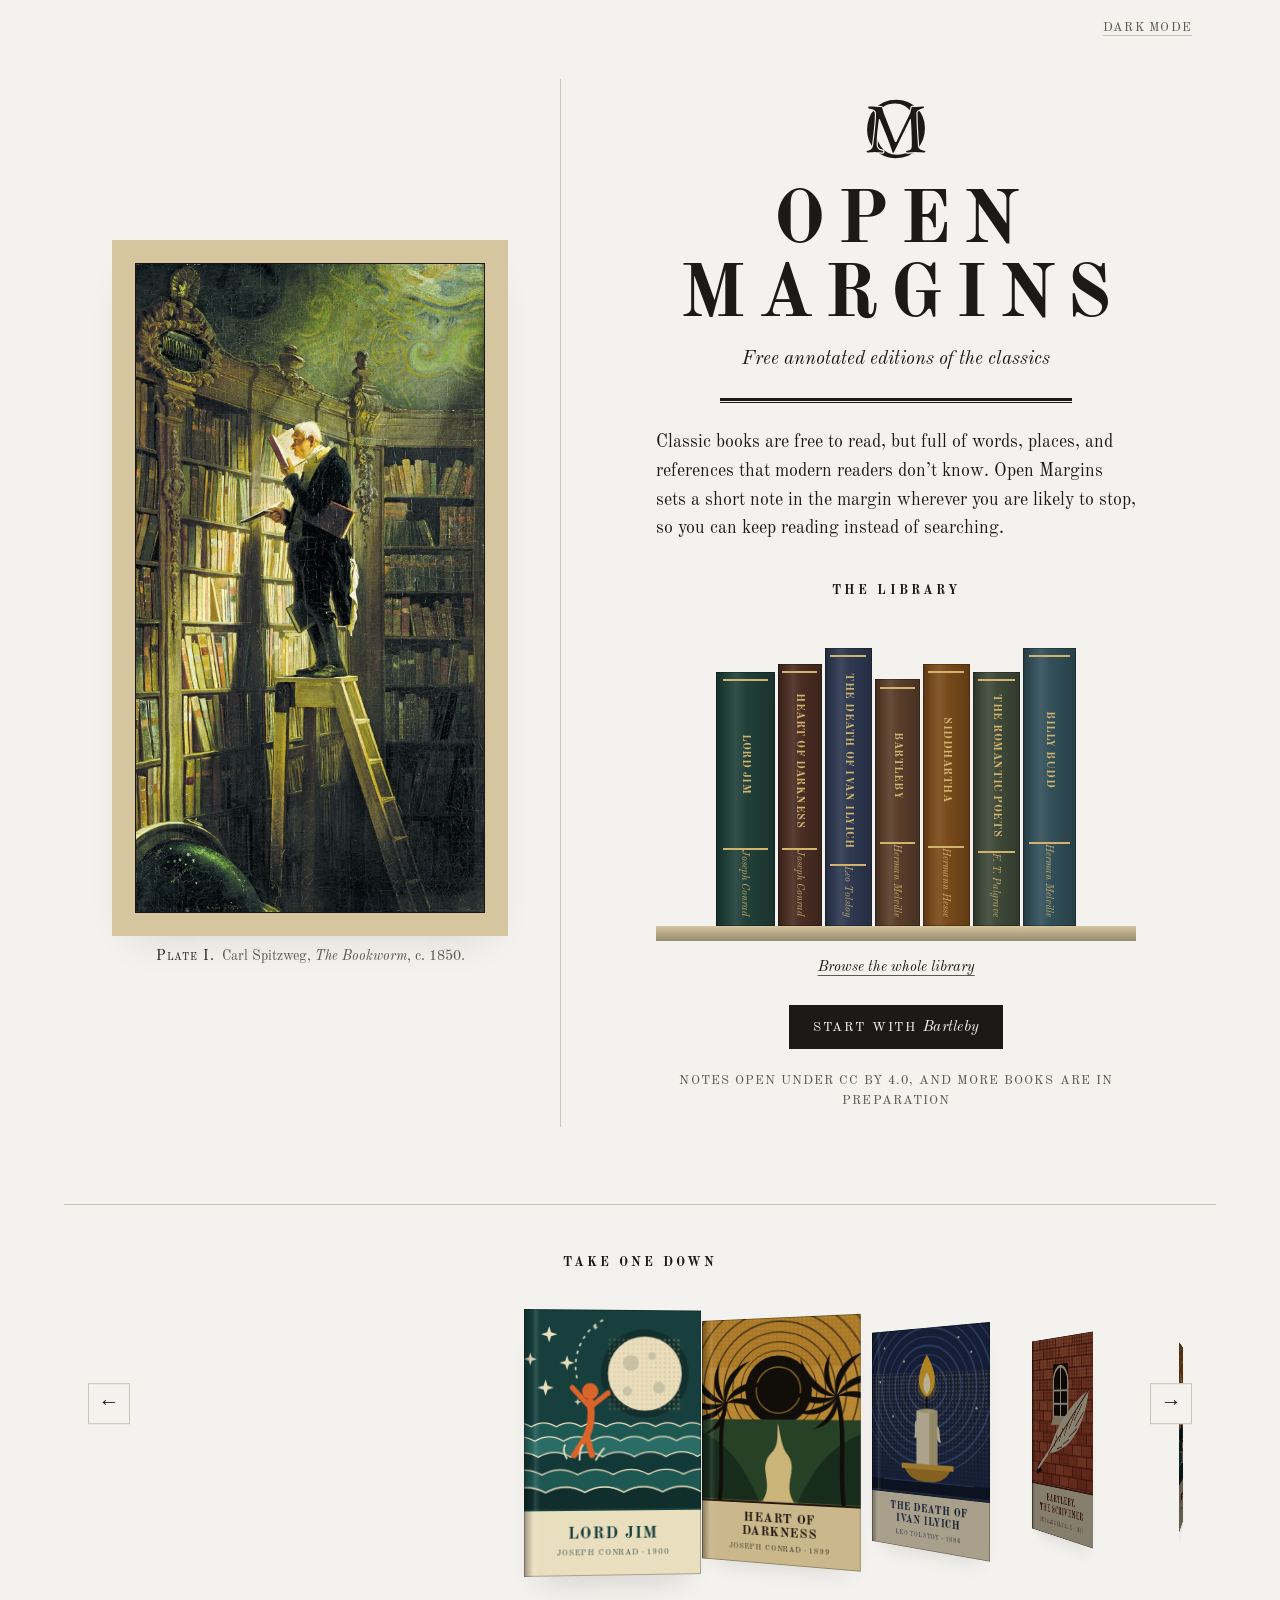
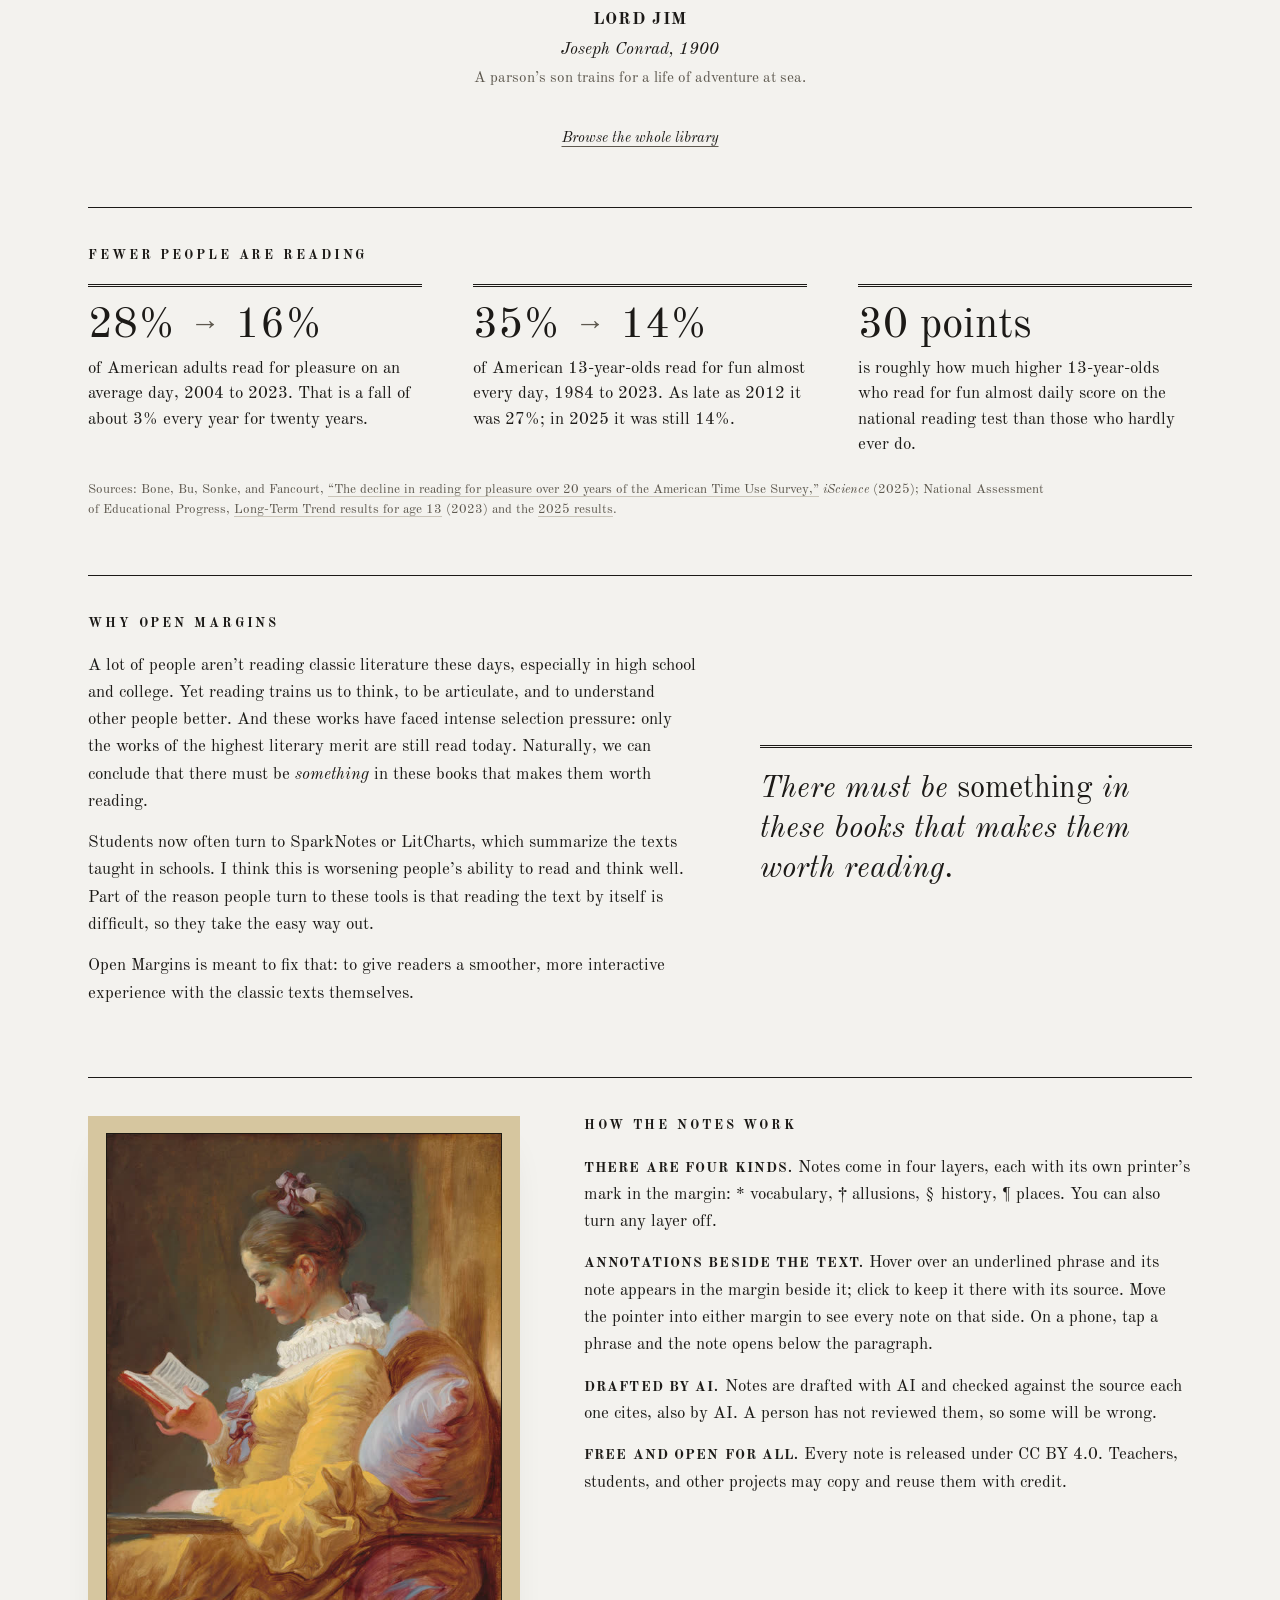
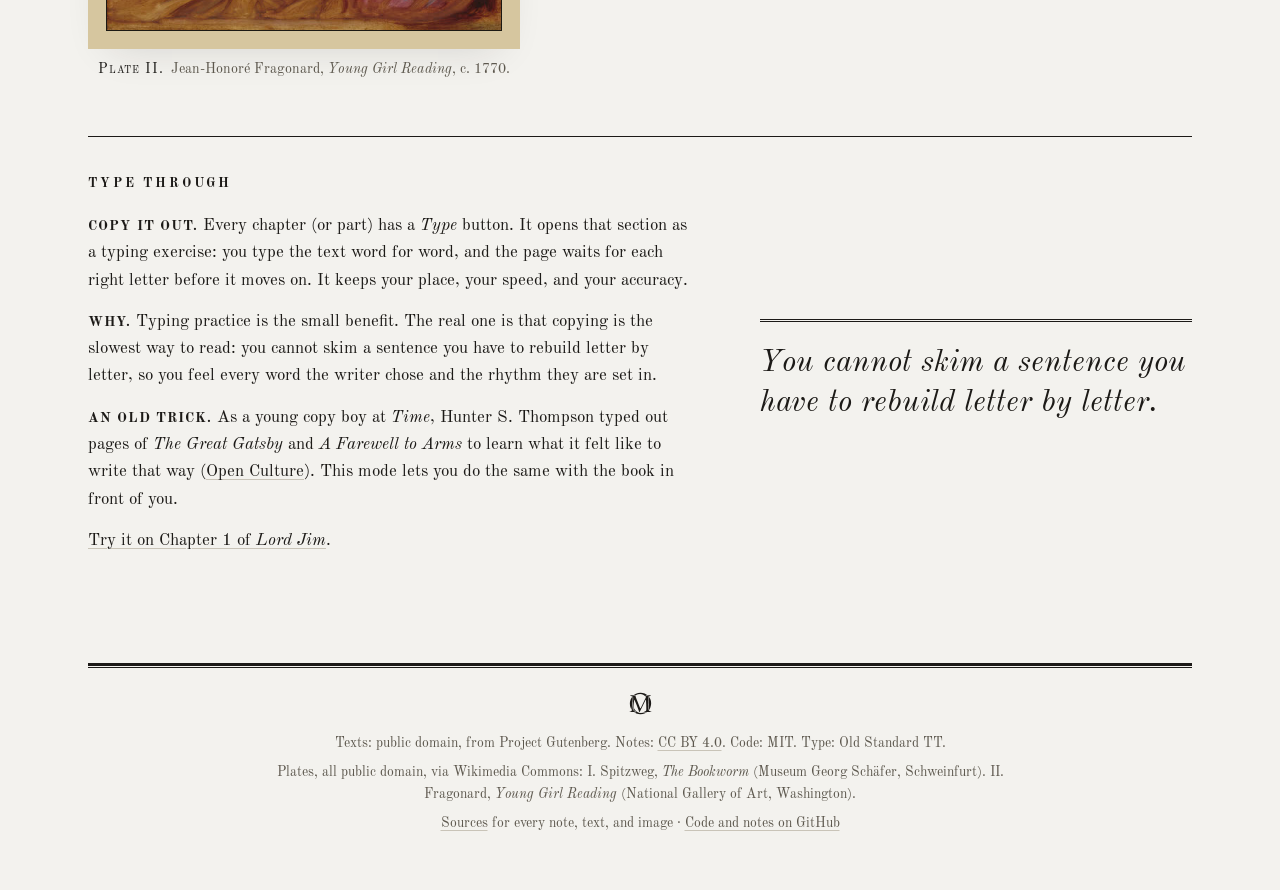
<file: site/index.html>
<!doctype html>
<html lang="en">
<head>
<meta charset="utf-8">
<meta name="viewport" content="width=device-width, initial-scale=1">
<title>Open Margins: free annotated classics</title>
<meta name="description" content="Free, open annotated editions of classic books, with notes on every hard word, place, and reference.">
<link rel="icon" href="brand/favicon.svg" type="image/svg+xml">
<link rel="icon" href="brand/favicon-32.png" sizes="32x32" type="image/png">
<link rel="apple-touch-icon" href="brand/apple-touch-icon.png">
<script src="prefs.js?v=dev"></script>
<script src="books.js?v=dev"></script>
<script src="covers.js?v=dev"></script>
<script src="library.js?v=dev" defer></script>
<link rel="stylesheet" href="style.css?v=dev">
</head>
<body class="home">
<div class="home-top"><button type="button" class="text-button" data-theme-toggle aria-label="Toggle dark mode">Dark mode</button></div>

<main>
  <div class="home-spread">
    <figure class="plate plate-front">
      <div class="plate-mount">
        <img src="art/bookworm-520.jpg" srcset="art/bookworm-520.jpg 520w, art/bookworm-1000.jpg 1000w"
             sizes="(max-width: 860px) 70vw, 34vw" width="520" height="968"
             alt="An old scholar in a black coat stands at the top of a library ladder, reading a book held close to his face, with more books under his arm, among tall shelves of old volumes.">
      </div>
      <figcaption><span class="plate-no">Plate I.</span> Carl Spitzweg, <em>The Bookworm</em>, c. 1850.</figcaption>
    </figure>

    <div class="title-page">
      <span class="logo logo-title" aria-hidden="true"></span>
      <h1 class="wordmark">Open Margins</h1>
      <p class="subtitle">Free annotated editions of the classics</p>
      <div class="rule-double" aria-hidden="true"></div>
      <p class="lede">Classic books are free to read, but full of words, places, and references that modern readers don’t know. Open Margins sets a short note in the margin wherever you are likely to stop, so you can keep reading instead of searching.</p>

      <h2 class="contents-head">The Library</h2>
      <ul class="shelf" id="shelf" aria-label="Books on the shelf"></ul>
      <noscript><p><a href="library.html">Browse the library</a></p></noscript>
      <div class="shelf-board" aria-hidden="true"></div>
      <p class="shelf-links"><a href="library.html">Browse the whole library</a></p>
      <a class="primary-action" id="primary-action" href="book.html?book=bartleby">Start with <em>Bartleby</em></a>
      <p class="imprint">Notes open under CC BY 4.0, and more books are in preparation</p>
    </div>
  </div>

  <section class="flow" id="flow" aria-label="Browse the library">
    <h2 class="flow-head">Take one down</h2>
    <div class="flow-stage">
      <button type="button" class="flow-arrow flow-prev" aria-label="Previous book">&#8592;</button>
      <ul class="flow-track" tabindex="0" aria-label="Books. Use the left and right arrow keys."></ul>
      <button type="button" class="flow-arrow flow-next" aria-label="Next book">&#8594;</button>
    </div>
    <div class="flow-caption" aria-live="polite"></div>
    <p class="shelf-links"><a href="library.html">Browse the whole library</a></p>
  </section>

  <section class="folio folio-figures">
    <h2>Fewer people are reading</h2>
    <div class="figures">
      <div class="figure">
        <p class="figure-num">28% <span class="arrow" aria-label="fell to">→</span> 16%</p>
        <p class="figure-what">of American adults read for pleasure on an average day, 2004 to 2023. That is a fall of about 3% every year for twenty years.</p>
      </div>
      <div class="figure">
        <p class="figure-num">35% <span class="arrow" aria-label="fell to">→</span> 14%</p>
        <p class="figure-what">of American 13-year-olds read for fun almost every day, 1984 to 2023. As late as 2012 it was 27%; in 2025 it was still 14%.</p>
      </div>
      <div class="figure">
        <p class="figure-num">30 points</p>
        <p class="figure-what">is roughly how much higher 13-year-olds who read for fun almost daily score on the national reading test than those who hardly ever do.</p>
      </div>
    </div>
    <p class="figures-source">Sources: Bone, Bu, Sonke, and Fancourt, <a href="https://www.ucl.ac.uk/news/2025/aug/proportion-americans-reading-pleasure-fell-40-over-20-years">“The decline in reading for pleasure over 20 years of the American Time Use Survey,”</a> <em>iScience</em> (2025); National Assessment of Educational Progress, <a href="https://www.nationsreportcard.gov/highlights/ltt/2023/">Long-Term Trend results for age 13</a> (2023) and the <a href="https://www.nagb.gov/news-and-events/news-releases/2026/naep-long-term-trend-assessments-show-different-trends-for-9-and-13-year-olds.html">2025 results</a>.</p>
  </section>

  <section class="folio folio-why">
    <h2>Why Open Margins</h2>
    <div class="folio-body">
      <p>A lot of people aren’t reading classic literature these days, especially in high school and college. Yet reading trains us to think, to be articulate, and to understand other people better. And these works have faced intense selection pressure: only the works of the highest literary merit are still read today. Naturally, we can conclude that there must be <em>something</em> in these books that makes them worth reading.</p>
      <p>Students now often turn to SparkNotes or LitCharts, which summarize the texts taught in schools. I think this is worsening people’s ability to read and think well. Part of the reason people turn to these tools is that reading the text by itself is difficult, so they take the easy way out.</p>
      <p>Open Margins is meant to fix that: to give readers a smoother, more interactive experience with the classic texts themselves.</p>
    </div>
    <blockquote class="folio-quote">
      <p>There must be <em>something</em> in these books that makes them worth reading.</p>
    </blockquote>
  </section>

  <section class="folio folio-alt">
    <h2>How the notes work</h2>
    <figure class="plate folio-plate">
      <div class="plate-mount">
        <img src="art/fragonard-560.jpg" srcset="art/fragonard-560.jpg 560w, art/fragonard-1100.jpg 1100w"
             sizes="(max-width: 760px) 80vw, 27rem" width="560" height="704" loading="lazy"
             alt="A young woman in a bright yellow dress sits in profile against a cushion, absorbed in a small book held in one hand.">
      </div>
      <figcaption><span class="plate-no">Plate II.</span> Jean-Honoré Fragonard, <em>Young Girl Reading</em>, c. 1770.</figcaption>
    </figure>
    <div class="folio-body">
      <p><span class="runin">There are four kinds.</span>Notes come in four layers, each with its own printer’s mark in the margin: * vocabulary, † allusions, § history, ¶ places. You can also turn any layer off.</p>
      <p><span class="runin">Annotations beside the text.</span>Hover over an underlined phrase and its note appears in the margin beside it; click to keep it there with its source. Move the pointer into either margin to see every note on that side. On a phone, tap a phrase and the note opens below the paragraph.</p>
      <p><span class="runin">Drafted by AI.</span>Notes are drafted with AI and checked against the source each one cites, also by AI. A person has not reviewed them, so some will be wrong.</p>
      <p><span class="runin">Free and open for all.</span>Every note is released under CC BY 4.0. Teachers, students, and other projects may copy and reuse them with credit.</p>
    </div>
  </section>

  <section class="folio" id="type-through">
    <h2>Type through</h2>
    <div class="folio-body">
      <p><span class="runin">Copy it out.</span>Every chapter (or part) has a <em>Type</em> button. It opens that section as a typing exercise: you type the text word for word, and the page waits for each right letter before it moves on. It keeps your place, your speed, and your accuracy.</p>
      <p><span class="runin">Why.</span>Typing practice is the small benefit. The real one is that copying is the slowest way to read: you cannot skim a sentence you have to rebuild letter by letter, so you feel every word the writer chose and the rhythm they are set in.</p>
      <p><span class="runin">An old trick.</span>As a young copy boy at <em>Time</em>, Hunter S. Thompson typed out pages of <em>The Great Gatsby</em> and <em>A Farewell to Arms</em> to learn what it felt like to write that way (<a href="https://www.openculture.com/2017/06/hunter-s-thompson-typed-out-the-great-gatsby-farewell-to-arms.html">Open Culture</a>). This mode lets you do the same with the book in front of you.</p>
      <p><a href="type.html?book=lord-jim&amp;ch=1">Try it on Chapter 1 of <em>Lord Jim</em></a>.</p>
    </div>
    <blockquote class="folio-quote">
      <p>You cannot skim a sentence you have to rebuild letter by letter.</p>
    </blockquote>
  </section>

  <footer class="colophon">
    <div class="rule-double" aria-hidden="true"></div>
    <span class="logo" aria-hidden="true"></span>
    <p>Texts: public domain, from Project Gutenberg. Notes: <a href="https://creativecommons.org/licenses/by/4.0/">CC BY 4.0</a>. Code: MIT. Type: Old Standard TT.</p>
    <p>Plates, all public domain, via Wikimedia Commons: I. Spitzweg, <em>The Bookworm</em> (Museum Georg Schäfer, Schweinfurt). II. Fragonard, <em>Young Girl Reading</em> (National Gallery of Art, Washington).</p>
    <p><a href="sources.html">Sources</a> for every note, text, and image · <a href="https://github.com/samcao920/scholia">Code and notes on GitHub</a></p>
  </footer>
</main>
<script>
document.addEventListener('DOMContentLoaded', function () {
  OMLIB.renderShelf(document.getElementById('shelf'));
  OMLIB.renderFlow(document.getElementById('flow'));
  var l = OMLIB.lastRead(), a = document.getElementById('primary-action');
  if (l) {
    var b = window.OMBOOKS[l.book];
    a.href = 'chapter.html?book=' + l.book + '&ch=' + l.ch;
    a.innerHTML = 'Continue <em>' + b.title + '</em>, ' + b.unit.toLowerCase() + ' ' + l.ch;
  }
});
</script>
</body>
</html>
</file>
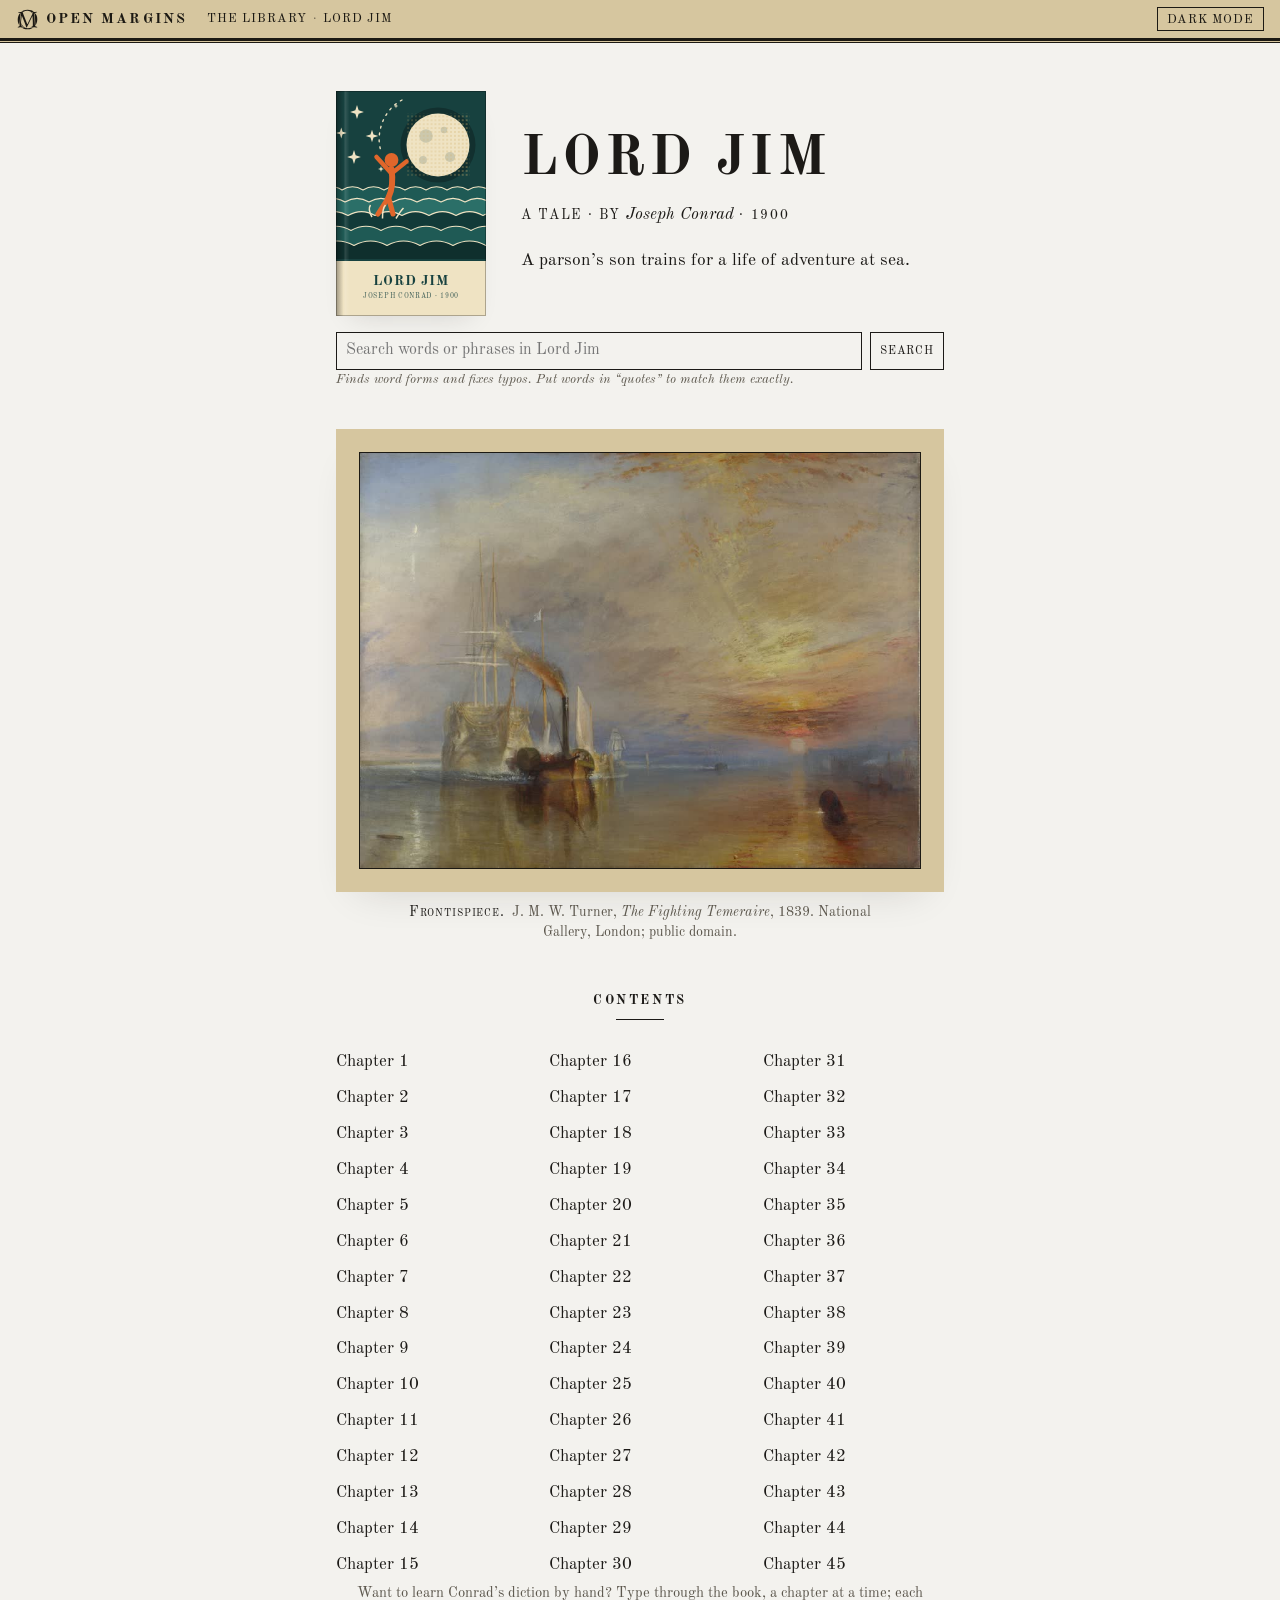
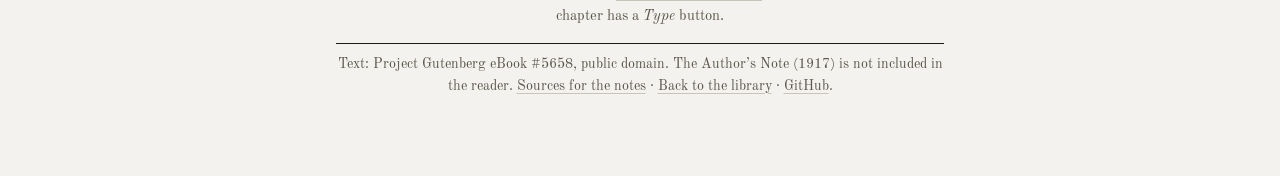
<file: site/book.html>
<!doctype html>
<html lang="en">
<head>
<meta charset="utf-8">
<meta name="viewport" content="width=device-width, initial-scale=1">
<title>Book · Open Margins</title>
<link rel="icon" href="brand/favicon.svg" type="image/svg+xml">
<link rel="icon" href="brand/favicon-32.png" sizes="32x32" type="image/png">
<link rel="apple-touch-icon" href="brand/apple-touch-icon.png">
<script src="prefs.js?v=dev"></script>
<script src="books.js?v=dev"></script>
<script src="covers.js?v=dev"></script>
<script src="library.js?v=dev"></script>
<link rel="stylesheet" href="style.css?v=dev">
</head>
<body class="book-page">
<header class="bar" role="banner">
  <div class="bar-inner">
    <a class="bar-title" href="index.html"><span class="logo" aria-hidden="true"></span>Open Margins</a>
    <nav class="running" aria-label="Breadcrumb"><a href="library.html">The Library</a><span class="sep" aria-hidden="true">·</span><span id="crumb-book" aria-current="page">Book</span></nav>
    <span class="bar-spacer"></span>
    <button type="button" class="bar-button" data-theme-toggle aria-label="Toggle dark mode">Dark mode</button>
  </div>
  <div class="rule-double"></div>
</header>
<main class="page">
  <header class="title-block with-cover">
    <div class="cover" id="cover" aria-hidden="true"></div>
    <div>
      <h1 id="book-title">Book</h1>
      <p class="by" id="book-by"></p>
      <p class="blurb" id="book-blurb"></p>
    </div>
  </header>

  <h2 class="sr-only">Search</h2>
  <div id="book-search"></div>

  <figure class="plate book-frontispiece" id="frontispiece-lord-jim" hidden>
    <div class="plate-mount">
      <img src="art/temeraire-900.jpg" srcset="art/temeraire-900.jpg 900w, art/temeraire-1800.jpg 1800w"
           sizes="(max-width: 700px) 90vw, 36rem" width="900" height="669" loading="lazy"
           alt="At sunset an old wooden warship, pale and ghostly, is towed up a calm river by a small dark steam tug with a tall smoking funnel.">
    </div>
    <figcaption><span class="plate-no">Frontispiece.</span> J. M. W. Turner, <em>The Fighting Temeraire</em>, 1839. National Gallery, London; public domain.</figcaption>
  </figure>

  <figure class="plate book-frontispiece" id="frontispiece-heart-of-darkness" hidden>
    <div class="plate-mount">
      <img src="art/charon-900.jpg" srcset="art/charon-900.jpg 900w, art/charon-1800.jpg 1800w"
           sizes="(max-width: 700px) 90vw, 36rem" width="900" height="737" loading="lazy"
           alt="A crowd of naked, huddled figures is driven onto a boat by a man with a raised oar, to cross a dark river beneath black cliffs.">
    </div>
    <figcaption><span class="plate-no">Frontispiece.</span> Gustave Doré, <em>Charon Herds the Sinners onto His Boat</em>, illustration for Dante’s <em>Inferno</em>, Canto III, 1861 (engraving). Public domain.</figcaption>
  </figure>

  <figure class="plate book-frontispiece" id="frontispiece-ivan-ilyich" hidden>
    <div class="plate-mount" style="max-width: 24rem; margin-left: auto; margin-right: auto;">
      <img src="art/kramskoi-620.jpg" width="620" height="1022" loading="lazy"
           alt="A widow in a long black dress stands in a dim drawing-room, pressing a handkerchief to her mouth, beside a coffin heaped with flowers.">
    </div>
    <figcaption><span class="plate-no">Frontispiece.</span> Ivan Kramskoi, <em>Inconsolable Grief</em>, 1884. Public domain.</figcaption>
  </figure>

  <figure class="plate book-frontispiece" id="frontispiece-bartleby" hidden>
    <div class="plate-mount" style="max-width: 26rem; margin-left: auto; margin-right: auto;">
      <img src="art/wallst-800.jpg" srcset="art/wallst-800.jpg 800w, art/wallst-1400.jpg 1400w"
           sizes="(max-width: 700px) 90vw, 24rem" width="800" height="1012" loading="lazy"
           alt="A crowd of men in top hats presses together on a Wall Street sidewalk under a stormy sky, with the spire of Trinity Church at the end of the street.">
    </div>
    <figcaption><span class="plate-no">Frontispiece.</span> James H. Cafferty and Charles G. Rosenberg, <em>Wall Street, Half Past Two, October 13, 1857</em>, 1858. Metropolitan Museum of Art; public domain.</figcaption>
  </figure>

  <figure class="plate book-frontispiece" id="frontispiece-romantic-poets" hidden>
    <div class="plate-mount">
      <img src="art/shelley-800.jpg" srcset="art/shelley-800.jpg 800w, art/shelley-1200.jpg 1200w"
           sizes="(max-width: 700px) 90vw, 36rem" width="800" height="635" loading="lazy"
           alt="A young man in a loose white shirt sits writing among the huge ruined arches of an ancient Roman bath, overgrown with plants under a blue sky.">
    </div>
    <figcaption><span class="plate-no">Frontispiece.</span> Joseph Severn, <em>Shelley Composing Prometheus Unbound in the Baths of Caracalla</em> (1845). Public domain.</figcaption>
  </figure>

  <figure class="plate book-frontispiece" id="frontispiece-billy-budd" hidden>
    <div class="plate-mount">
      <img src="art/pocock-800.jpg" srcset="art/pocock-800.jpg 800w, art/pocock-944.jpg 944w"
           sizes="(max-width: 700px) 90vw, 36rem" width="800" height="543" loading="lazy"
           alt="Two sailing warships in a heavy sea after a battle, one still afloat under torn sails and the other sinking, with sailors in the water and small boats rescuing survivors.">
    </div>
    <figcaption><span class="plate-no">Frontispiece.</span> After Nicholas Pocock, <em>The Brunswick and the Sinking Vengeur after the Battle of the Glorious First of June, 1794</em>. Public domain.</figcaption>
  </figure>

  <figure class="plate book-frontispiece" id="frontispiece-siddhartha" hidden>
    <div class="plate-mount">
      <img src="art/ganges-800.jpg" srcset="art/ganges-800.jpg 800w, art/ganges-1000.jpg 1000w"
           sizes="(max-width: 700px) 90vw, 36rem" width="800" height="546" loading="lazy"
           alt="Boats float on the Ganges in front of the tall stone buildings and temples of Benares under a deep blue sky, the water reflecting red and gold.">
    </div>
    <figcaption><span class="plate-no">Frontispiece.</span> Edwin Lord Weeks, <em>The Barge of the Maharaja of Benares</em>. Public domain.</figcaption>
  </figure>

  <h2 id="contents-head">Contents</h2>
  <noscript><p class="status">Please enable JavaScript to view the table of contents and search.</p></noscript>
  <ol class="contents" id="toc" aria-label="Table of contents"></ol>
  <p class="type-pointer" id="type-pointer"></p>

  <p class="foot" id="book-foot"></p>
</main>
<script src="search.js?v=dev"></script>
<script>
  const params = new URLSearchParams(location.search);
  const bookId = window.OMBOOKS[params.get('book')] ? params.get('book') : 'lord-jim';
  const b = window.OMBOOKS[bookId];
  const unit = b.unit.toLowerCase();
  document.title = b.title + ' \u00b7 Open Margins';
  document.getElementById('crumb-book').textContent = b.title;
  const cover = document.getElementById('cover');
  cover.style.setProperty('--cloth', b.cloth);
  cover.innerHTML = OMLIB.coverHTML(b, bookId);
  document.getElementById('book-title').textContent = b.title;
  document.getElementById('book-by').innerHTML = b.sub + ' \u00b7 by <em>' + b.author + '</em> \u00b7 ' + b.year;
  document.getElementById('book-blurb').textContent = b.blurb;
  const fr = document.getElementById('frontispiece-' + bookId); if (fr) fr.hidden = false;
  const authorName = b.author.replace(/,\s*(?:ed\.|jr\.|sr\.)/i, '').split(' ').pop();
  document.getElementById('type-pointer').innerHTML = (b.verse ? 'Want to learn these poems by heart? ' : (b.translator || b.translated) ? 'Want to learn the prose by hand? ' : 'Want to learn ' + authorName + '\u2019s diction by hand? ') + '<a href="type.html?book=' + bookId + '&amp;ch=1">Type through the book</a>, a ' + unit + ' at a time; each ' + unit + ' has a <em>Type</em> button.';
  document.getElementById('book-foot').innerHTML = 'Text: ' + (b.translator ? 'translated by ' + b.translator + ', ' : '') + (b.textSource || 'Project Gutenberg eBook #' + b.gutenberg + ', public domain.') +
    (bookId === 'lord-jim' ? ' The Author\u2019s Note (1917) is not included in the reader.' : '') +
    (b.textNote ? ' ' + b.textNote : '') +
    ' <a href="sources.html?book=' + bookId + '">Sources for the notes</a> \u00b7 <a href="library.html">Back to the library</a> \u00b7 <a href="https://github.com/samcao920/scholia">GitHub</a>.';
</script>
<script>
  const q0 = params.get('q');
  OMSearch.mount(document.getElementById('book-search'), { book: bookId, id: 'q-book', initial: q0 });
  const l = OMLIB.lastRead();
  const toc = document.getElementById('toc');
  for (let n = 1; n <= b.chapters; n++) {
    const li = document.createElement('li');
    const isLast = (l && l.book === bookId && l.ch === n);
    li.innerHTML = '<span class="what"><a href="chapter.html?book=' + bookId + '&amp;ch=' + n + '">' + b.unit + ' ' + n + (b.titles ? ': ' + b.titles[n - 1] : '') + '</a>' + (isLast ? ' <span class="here">last read</span>' : '') + '</span>';
    toc.appendChild(li);
  }
</script>
</body>
</html>
</file>
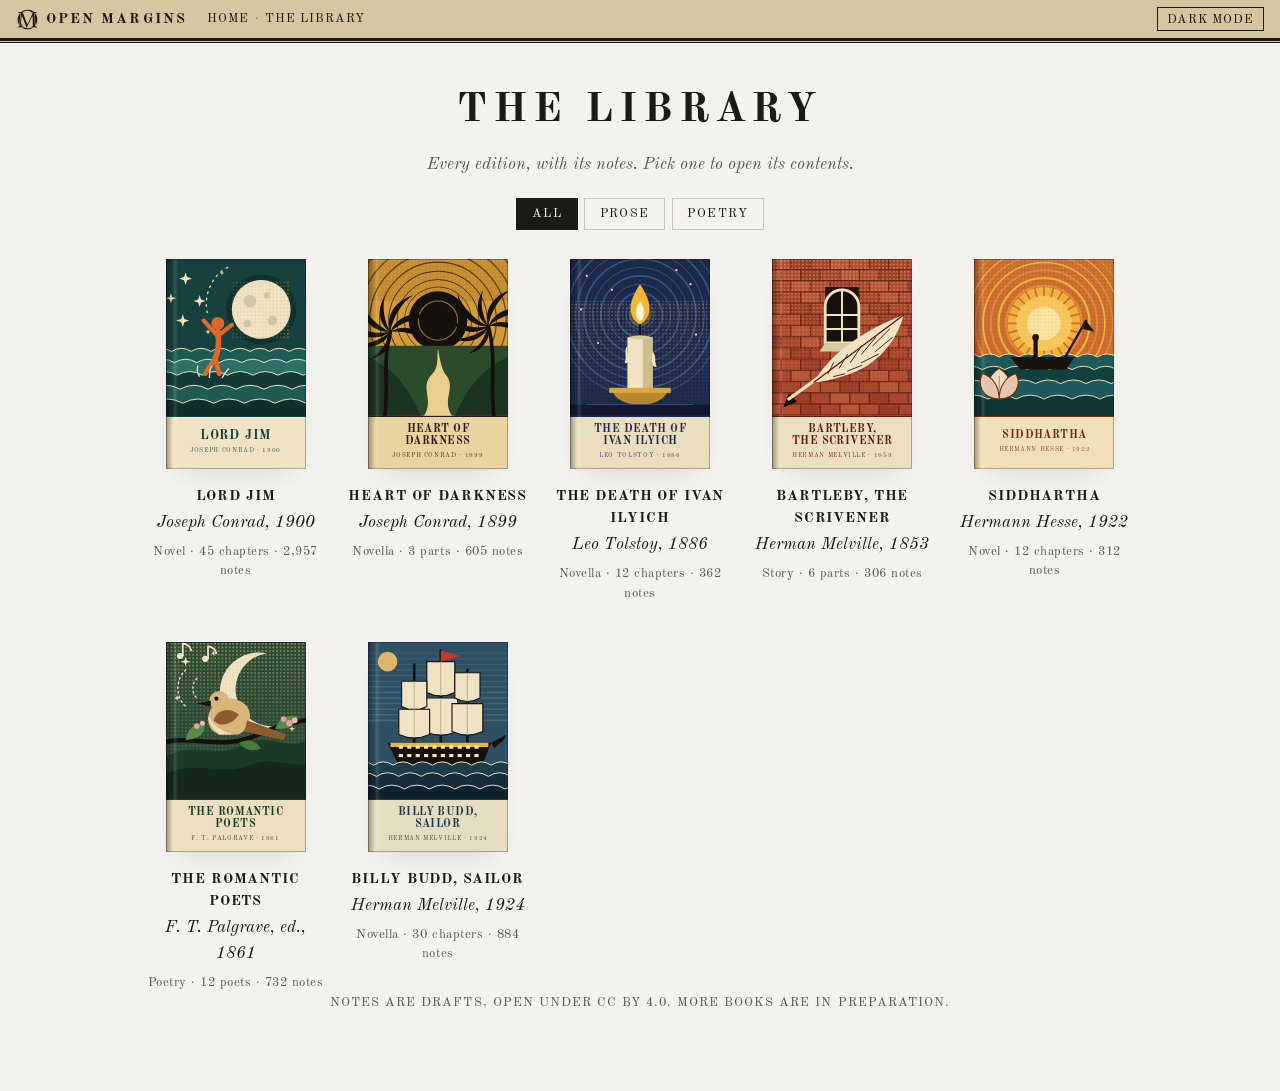
<file: site/library.html>
<!doctype html>
<html lang="en">
<head>
<meta charset="utf-8">
<meta name="viewport" content="width=device-width, initial-scale=1">
<title>The Library · Open Margins</title>
<meta name="description" content="Every annotated edition in Open Margins: novels, stories, and poetry, each with notes on hard words, places, and references.">
<link rel="icon" href="brand/favicon.svg" type="image/svg+xml">
<link rel="icon" href="brand/favicon-32.png" sizes="32x32" type="image/png">
<link rel="apple-touch-icon" href="brand/apple-touch-icon.png">
<script src="prefs.js?v=dev"></script>
<script src="books.js?v=dev"></script>
<link rel="stylesheet" href="style.css?v=dev">
</head>
<body>
<header class="bar" role="banner">
  <div class="bar-inner">
    <a class="bar-title" href="index.html"><span class="logo" aria-hidden="true"></span>Open Margins</a>
    <nav class="running" aria-label="Breadcrumb"><a href="index.html">Home</a><span class="sep" aria-hidden="true">·</span><span aria-current="page">The Library</span></nav>
    <span class="bar-spacer"></span>
    <button type="button" class="bar-button" data-theme-toggle>Dark mode</button>
  </div>
  <div class="rule-double"></div>
</header>
<main class="page page-wide">
  <header class="lib-head">
    <h1>The Library</h1>
    <p class="by">Every edition, with its notes. Pick one to open its contents.</p>
    <div class="lib-filters" role="group" aria-label="Filter the library">
      <button type="button" class="lib-filter" data-filter="all" aria-pressed="true">All</button>
      <button type="button" class="lib-filter" data-filter="Prose" aria-pressed="false">Prose</button>
      <button type="button" class="lib-filter" data-filter="Poetry" aria-pressed="false">Poetry</button>
    </div>
  </header>
  <ul class="lib-grid" id="lib-grid" aria-label="Books in the library" aria-live="polite"></ul>
  <noscript><p><a href="book.html?book=lord-jim">Lord Jim</a> · <a href="book.html?book=heart-of-darkness">Heart of Darkness</a> · <a href="book.html?book=ivan-ilyich">The Death of Ivan Ilyich</a> · <a href="book.html?book=bartleby">Bartleby</a> · <a href="book.html?book=siddhartha">Siddhartha</a> · <a href="book.html?book=romantic-poets">The Romantic Poets</a> · <a href="book.html?book=billy-budd">Billy Budd, Sailor</a></p></noscript>
  <p class="lib-foot">Notes are drafts, open under CC BY 4.0. More books are in preparation.</p>
</main>
<script src="covers.js?v=dev"></script>
<script src="library.js?v=dev"></script>
<script>
(function () {
  const grid = document.getElementById('lib-grid');
  const btns = Array.from(document.querySelectorAll('.lib-filter'));
  const params = new URLSearchParams(location.search);
  const paramFilter = params.get('filter');
  const validFilters = ['all', 'Prose', 'Poetry'];
  let currentFilter = validFilters.includes(paramFilter) ? paramFilter : 'all';

  function show(f, updateUrl) {
    currentFilter = f;
    OMLIB.renderGrid(grid, f);
    btns.forEach(b => b.setAttribute('aria-pressed', String(b.dataset.filter === f)));
    if (updateUrl && window.history && history.replaceState) {
      const u = new URL(location.href);
      if (f === 'all') u.searchParams.delete('filter');
      else u.searchParams.set('filter', f);
      history.replaceState(null, '', u.toString());
    }
  }

  btns.forEach((b, idx) => {
    b.addEventListener('click', () => show(b.dataset.filter, true));
    b.addEventListener('keydown', e => {
      if (e.key === 'ArrowRight') {
        e.preventDefault();
        const next = btns[(idx + 1) % btns.length];
        next.focus();
        show(next.dataset.filter, true);
      } else if (e.key === 'ArrowLeft') {
        e.preventDefault();
        const prev = btns[(idx - 1 + btns.length) % btns.length];
        prev.focus();
        show(prev.dataset.filter, true);
      }
    });
  });
  show(currentFilter, false);
})();
</script>
</body>
</html>
</file>
<file: site/style.css>
/* Open Margins: a Victorian literary magazine. The frame (wrapper, running head,
   rules, contents) carries the period; the reading column stays plain book
   type. Old Standard TT throughout, black ink, a buff wrapper, no colour
   accent. Square corners and hairlines everywhere. */

@font-face {
  font-family: "Old Standard";
  src: url("fonts/old-standard-tt-latin-400-normal.woff2") format("woff2");
  font-weight: 400; font-style: normal; font-display: swap;
}
@font-face {
  font-family: "Old Standard";
  src: url("fonts/old-standard-tt-latin-400-italic.woff2") format("woff2");
  font-weight: 400; font-style: italic; font-display: swap;
}
@font-face {
  font-family: "Old Standard";
  src: url("fonts/old-standard-tt-latin-700-normal.woff2") format("woff2");
  font-weight: 700; font-style: normal; font-display: swap;
}
/* The dagger lives in the latin-ext file; load it for that glyph only. */
@font-face {
  font-family: "Old Standard";
  src: url("fonts/old-standard-tt-latin-ext-400-normal.woff2") format("woff2");
  font-weight: 400; font-style: normal; font-display: swap;
  unicode-range: U+2020;
}
@font-face {
  font-family: "Old Standard";
  src: url("fonts/old-standard-tt-latin-ext-400-normal.woff2") format("woff2");
  font-weight: 700; font-style: normal; font-display: swap;
  unicode-range: U+2020;
}
@font-face {
  font-family: "EB Garamond";
  src: url("fonts/eb-garamond-latin-400-normal.woff2") format("woff2");
  font-weight: 400; font-style: normal; font-display: swap;
}
@font-face {
  font-family: "EB Garamond";
  src: url("fonts/eb-garamond-latin-400-italic.woff2") format("woff2");
  font-weight: 400; font-style: italic; font-display: swap;
}

/* ----- Theme ----- */
:root {
  --ground: #f3f2ee;      /* newsprint: neutral, not cream */
  --wrapper: #d6c69f;     /* the magazine's buff wrapper */
  --wrapper-ink: #1c1913;
  --ink: #1c1a17;
  --muted: #5d584e;
  --hair: #1c1a17;        /* rules are printed in ink */
  --faint: #c9c4b8;
  --mark: #e6dcc2;        /* highlight: a wash of wrapper buff */
  --shadow: rgba(28, 26, 23, .16);
  --wrapper-buff: var(--wrapper);
  --newsprint: var(--ground);
  --buff-wash: var(--mark);
  --faint-rule: var(--faint);
  --muted-ink: var(--muted);
  --frame: "Old Standard", "Old Standard TT", "Century Schoolbook", "New Century Schoolbook", Georgia, serif;
  --font: var(--frame);
  --scale: 1;
  --measure: 36em;
  color-scheme: light;
}
/* Dark is a lamplit umber, not black. */
@media (prefers-color-scheme: dark) {
  :root:not([data-theme="light"]) {
    --ground: #2b2823;
    --wrapper: #4a3f2b;
    --wrapper-ink: #efe6d1;
    --ink: #e7e1d4;
    --muted: #b2a995;
    --hair: #cfc6b2;
    --faint: #57514a;
    --mark: #4a4232;
    --shadow: rgba(0, 0, 0, .4);
    --wrapper-buff: var(--wrapper);
    --newsprint: var(--ground);
    --buff-wash: var(--mark);
    --faint-rule: var(--faint);
    --muted-ink: var(--muted);
    color-scheme: dark;
  }
}
:root[data-theme="dark"] {
  --ground: #2b2823;
  --wrapper: #4a3f2b;
  --wrapper-ink: #efe6d1;
  --ink: #e7e1d4;
  --muted: #b2a995;
  --hair: #cfc6b2;
  --faint: #57514a;
  --mark: #4a4232;
  --shadow: rgba(0, 0, 0, .4);
  --wrapper-buff: var(--wrapper);
  --newsprint: var(--ground);
  --buff-wash: var(--mark);
  --faint-rule: var(--faint);
  --muted-ink: var(--muted);
  color-scheme: dark;
}

* { box-sizing: border-box; }
html {
  -webkit-text-size-adjust: 100%;
  scroll-padding-top: 3.5rem;
}
@media (prefers-reduced-motion: no-preference) {
  html { scroll-behavior: smooth; }
}
body {
  margin: 0;
  background: var(--ground);
  color: var(--ink);
  font-family: var(--frame);
  font-size: 1.0625rem;
  line-height: 1.55;
  font-kerning: normal;
}
::selection { background: var(--wrapper); color: var(--wrapper-ink); }
a { color: inherit; text-decoration-color: var(--faint); text-decoration-thickness: 1px; text-underline-offset: .2em; }
a:hover { text-decoration-color: currentColor; }
:focus-visible { outline: 1px solid var(--ink); outline-offset: 3px; }
.bar :focus-visible { outline-color: var(--wrapper-ink); }
h1, h2, h3 { font-weight: 700; margin: 0; }
.sr-only { position: absolute; width: 1px; height: 1px; overflow: hidden; clip: rect(0 0 0 0); white-space: nowrap; }

/* Thick-thin rule: the periodical's border between wrapper and page. */
.rule-double { height: 5px; border-top: 3px solid var(--hair); border-bottom: 1px solid var(--hair); }

/* ----- Running head (every page) ----- */
.bar {
  position: sticky; top: 0; z-index: 20;
  background: var(--wrapper);
  color: var(--wrapper-ink);
}
.bar-inner {
  display: flex; flex-wrap: wrap; align-items: center; gap: .3rem 1.25rem;
  padding: .45rem 16px .4rem;
  font-size: .85rem;
  line-height: 1.3;
}
.bar .rule-double { border-color: var(--wrapper-ink); }
.bar-title {
  font-weight: 700; letter-spacing: .14em; text-transform: uppercase;
  text-decoration: none; font-size: .9rem;
}
.running { letter-spacing: .08em; text-transform: uppercase; font-size: .78rem; }
.running a { text-decoration: none; }
.running a:hover { text-decoration: underline; }
.running .sep { margin: 0 .5em; opacity: .55; }
.bar-spacer { flex: 1; }
.layers { border: 0; margin: 0; padding: 0; display: flex; flex-wrap: wrap; gap: .1rem 1rem; }
.layers label { cursor: pointer; white-space: nowrap; display: inline-flex; align-items: center; gap: .35rem; }
/* Each layer toggle is its printer's mark in a square box: filled when the
   layer shows, hollow with the name struck through when it is off. */
.layers input { position: absolute; opacity: 0; width: 1px; height: 1px; }
.layers .ref {
  display: inline-grid; place-items: center;
  width: 1.15rem; height: 1.15rem;
  border: 1px solid var(--wrapper-ink);
  font-weight: 700; font-size: .85rem; line-height: 1;
  background: var(--wrapper-ink); color: var(--wrapper);
}
.layers label:has(input:not(:checked)) .ref { background: none; color: var(--wrapper-ink); }
.layers label:has(input:not(:checked)) .name { text-decoration: line-through; opacity: .6; }
.layers label:has(input:focus-visible) .ref { outline: 1px solid var(--wrapper-ink); outline-offset: 2px; }
.bar-button,
.settings > summary {
  font: inherit; font-size: .78rem; letter-spacing: .08em; text-transform: uppercase;
  color: inherit; background: none;
  border: 1px solid currentColor; border-radius: 0;
  padding: .15rem .55rem; cursor: pointer; line-height: 1.4;
}
.bar-button:hover, .settings > summary:hover { background: var(--wrapper-ink); color: var(--wrapper); }
.bar-button:focus-visible, .settings > summary:focus-visible { outline: 1px solid var(--wrapper-ink); outline-offset: 2px; }

/* ----- Settings (a printed card, not an app panel) ----- */
.settings { position: relative; }
.settings > summary { list-style: none; }
.settings > summary::-webkit-details-marker { display: none; }
.settings[open] > summary { background: var(--wrapper-ink); color: var(--wrapper); }
.settings-panel {
  position: absolute; right: 0; top: calc(100% + .6rem); z-index: 30;
  width: 18rem; max-width: calc(100vw - 2rem);
  padding: .9rem 1rem .9rem;
  background: var(--ground); color: var(--ink);
  border: 1px solid var(--hair);
  box-shadow: 0 10px 30px var(--shadow);
  font-size: .95rem; text-transform: none; letter-spacing: 0;
}
.settings-panel .row { margin: 0 0 .85rem; }
.settings-panel .label { display: block; font-size: .72rem; letter-spacing: .12em; text-transform: uppercase; color: var(--muted); margin-bottom: .3rem; }
.settings-panel output { font-size: .85rem; color: var(--muted); }
.settings-panel .label output { text-transform: none; letter-spacing: 0; font-style: italic; }
.seg { display: flex; border: 1px solid var(--hair); }
.seg label { flex: 1; text-align: center; cursor: pointer; padding: .3rem .5rem; }
.seg label + label { border-left: 1px solid var(--hair); }
.seg input { position: absolute; opacity: 0; pointer-events: none; }
.seg label:has(input:checked) { background: var(--ink); color: var(--ground); }
.seg label:has(input:focus-visible) { outline: 1px solid var(--ink); outline-offset: 2px; }
.settings-panel select {
  width: 100%; font: inherit; color: inherit; border: 1px solid var(--hair); border-radius: 0;
  padding: .25rem 1.8rem .25rem .5rem;
  -webkit-appearance: none; appearance: none;
  /* a small drawn caret: two hairlines */
  background:
    linear-gradient(45deg, transparent 50%, var(--ink) 50%, var(--ink) calc(50% + 1px), transparent calc(50% + 1px)) right .85rem center / 6px 6px no-repeat,
    linear-gradient(-45deg, transparent 50%, var(--ink) 50%, var(--ink) calc(50% + 1px), transparent calc(50% + 1px)) right .5rem center / 6px 6px no-repeat,
    var(--ground);
}
.stepper { display: flex; align-items: center; gap: .6rem; }
.stepper button { font: inherit; color: inherit; background: none; border: 1px solid var(--hair); border-radius: 0; width: 2.6rem; cursor: pointer; }
.stepper button:hover:not(:disabled) { background: var(--ink); color: var(--ground); }
.stepper button:focus-visible { outline: 1px solid var(--ink); outline-offset: 2px; }
.stepper button:disabled { opacity: .35; cursor: default; }
.stepper output { min-width: 3rem; text-align: center; color: var(--ink); }
.settings-panel input[type=range] { width: 100%; margin: .4rem 0 .2rem; -webkit-appearance: none; appearance: none; background: none; height: 14px; }
.settings-panel input[type=range]::-webkit-slider-runnable-track { height: 1px; background: var(--hair); }
.settings-panel input[type=range]::-moz-range-track { height: 1px; background: var(--hair); }
.settings-panel input[type=range]::-webkit-slider-thumb { -webkit-appearance: none; width: 12px; height: 12px; margin-top: -6px; background: var(--ink); border: 0; border-radius: 0; }
.settings-panel input[type=range]::-moz-range-thumb { width: 12px; height: 12px; background: var(--ink); border: 0; border-radius: 0; }
.settings-panel input[type=range]:focus-visible { outline: 1px solid var(--ink); outline-offset: 4px; }
.settings-panel .hint { color: var(--muted); font-size: .85rem; line-height: 1.4; margin: .35rem 0 0; font-style: italic; }
.settings-panel [data-prefs-reset] { font: inherit; font-size: .85rem; color: var(--muted); background: none; border: 0; padding: 0; text-decoration: underline; text-decoration-color: var(--faint); cursor: pointer; }

/* ----- Logo: the overlapping O-and-M monogram, drawn in the current text colour ----- */
.logo {
  display: inline-block; width: 1em; height: 1em; flex: none;
  background: currentColor;
  -webkit-mask: url("brand/mark.svg") center / contain no-repeat;
          mask: url("brand/mark.svg") center / contain no-repeat;
}
.bar-title { display: inline-flex; align-items: center; gap: .45rem; }
.bar-title .logo { width: 1.45rem; height: 1.45rem; }

/* ----- Home: the library's opening spread ----- */
/* Class names here are deliberately specific: some extensions inject global
   CSS for generic names (Curius ships PDF.js's ".spread { white-space:
   nowrap }"), which broke this layout. */
/* A frontispiece faces a title page across one gutter. Buff appears only as
   the mount of each plate, so nothing butts against the page edge. */
.home-top { max-width: 72rem; margin: 0 auto; padding: .9rem 24px 0; text-align: right; }
.text-button {
  font: inherit; font-size: .78rem; letter-spacing: .1em; text-transform: uppercase;
  color: var(--muted); background: none; border: 0; padding: .2rem 0; cursor: pointer;
  text-decoration: underline; text-decoration-color: var(--faint); text-underline-offset: .3em;
}
.text-button:hover { color: var(--ink); text-decoration-color: currentColor; }

.home-spread {
  box-sizing: border-box; width: 100%; max-width: 72rem; margin: 0 auto;
  padding: clamp(1rem, 3vw, 2.5rem) 24px clamp(3rem, 6vw, 5rem);
  display: flex; align-items: center; justify-content: center;
}
.plate { margin: 0; }
.plate-mount {
  display: block;
  background: var(--wrapper);
  padding: clamp(12px, 1.8vw, 24px);
  box-shadow: 0 18px 40px -22px var(--shadow);
}
.plate-mount img { display: block; width: 100%; height: auto; border: 1px solid var(--wrapper-ink); }
.plate figcaption { font-size: .88rem; color: var(--muted); margin-top: .7rem; line-height: 1.4; }
.plate-no { font-variant: small-caps; letter-spacing: .06em; color: var(--ink); margin-right: .25em; }

.plate-front {
  /* Width follows the viewport height so the tall painting fits on screen:
     image ratio 520:968, plus the mount's padding. */
  flex: 0 0 auto; width: min(40%, calc(min(72vh, 780px) * .537 + 48px));
  margin-right: clamp(1.5rem, 4vw, 3.5rem); text-align: center;
}
.title-page {
  flex: 1 1 0; min-width: 0; max-width: 38rem;
  border-left: 1px solid var(--faint);
  padding: 1rem 0 1rem clamp(1.5rem, 5vw, 4.5rem);
  text-align: center;
}
.logo-title { width: 4.25rem; height: 4.25rem; color: var(--ink); }
.wordmark {
  font-size: clamp(2.6rem, 9vw, 4.6rem);
  letter-spacing: .16em; margin-right: -.16em; /* recentre tracked caps */
  text-transform: uppercase; line-height: 1; margin-top: .9rem;
}
.title-page .subtitle { font-style: italic; font-size: 1.2rem; margin: .7rem 0 1.4rem; }
.title-page .rule-double { max-width: 22rem; margin: 0 auto; }
.title-page .lede { width: 100%; max-width: 30rem; margin: 1.6rem auto 0; font-size: 1.12rem; line-height: 1.6; text-align: left; }
.contents-head {
  font-size: .8rem; letter-spacing: .24em; text-transform: uppercase;
  margin: 2.4rem 0 .7rem;
}
.primary-action {
  display: inline-block; margin-top: 1.6rem;
  padding: .6rem 1.4rem .55rem;
  border: 1px solid var(--ink); background: var(--ink); color: var(--ground);
  font-size: .82rem; letter-spacing: .14em; text-transform: uppercase; text-decoration: none;
  transition: background .18s cubic-bezier(.16, 1, .3, 1), color .18s cubic-bezier(.16, 1, .3, 1);
}
.primary-action em { text-transform: none; letter-spacing: .02em; font-size: 1.15em; }
.primary-action:hover { background: transparent; color: var(--ink); }
.imprint { margin: 1.4rem 0 0; font-size: .8rem; letter-spacing: .08em; text-transform: uppercase; color: var(--muted); }

/* Folios share the spread's 72rem measure: a text column beside a plate
   or pull quote, alternating sides down the page. */
.folio {
  box-sizing: border-box; max-width: 72rem; margin: 0 auto; padding: 0 24px 3.5rem;
  display: grid; grid-template-columns: minmax(0, 1fr) min(40%, 27rem);
  grid-template-areas: "head aside" "body aside"; grid-template-rows: auto 1fr;
  column-gap: clamp(2rem, 5vw, 4.5rem);
}
.folio-alt { grid-template-columns: min(40%, 27rem) minmax(0, 1fr); grid-template-areas: "aside head" "aside body"; }
.folio::before {
  content: ""; grid-column: 1 / -1; grid-row: 1; align-self: start;
  border-top: 1px solid var(--hair); margin-top: 0;
}
.folio h2 {
  grid-area: head;
  font-size: .82rem; letter-spacing: .22em; text-transform: uppercase;
  margin: 0 0 1.1rem; padding-top: 2.4rem;
}
.folio-body { grid-area: body; max-width: 38rem; }
.folio-alt .folio-body { justify-self: end; }
.folio-body p { margin: 0 0 .9rem; line-height: 1.6; }
.folio-plate { grid-area: aside; margin: 2.4rem 0 0; text-align: center; }
.folio-plate .plate-mount { padding: clamp(12px, 1.4vw, 18px); }
.folio-quote {
  grid-area: aside; align-self: center; margin: 2.4rem 0 0; padding: 1.4rem 0 0;
  border-top: 3px double var(--ink);
}
.folio-quote p {
  margin: 0; font-size: clamp(1.5rem, 2.4vw, 2rem); line-height: 1.3; font-style: italic;
}
.folio-quote em { font-style: normal; }

/* Reading statistics: three large figures across the spread's full width. */
.folio-figures { display: block; }
.folio-figures::before { display: block; }
.figures { display: grid; grid-template-columns: repeat(3, minmax(0, 1fr)); gap: 1.6rem clamp(1.5rem, 4vw, 3.5rem); }
.figure { border-top: 3px double var(--ink); padding-top: .9rem; }
.figure-num { margin: 0 0 .4rem; font-size: clamp(1.9rem, 3.4vw, 2.7rem); line-height: 1.1; white-space: nowrap; font-variant-numeric: lining-nums; }
.figure-num .arrow { color: var(--muted); font-size: .7em; vertical-align: .12em; margin: 0 .1em; }
.figure-what { margin: 0; line-height: 1.5; }
.figures-source { margin: 1.4rem 0 0; font-size: .82rem; color: var(--muted); line-height: 1.5; max-width: 60rem; }
@media (max-width: 760px) { .figures { grid-template-columns: 1fr; } }

.colophon {
  box-sizing: border-box; max-width: 72rem; margin: 1rem auto 0; padding: 1.4rem 24px 3rem;
  color: var(--muted); font-size: .86rem; text-align: center;
}
.colophon .rule-double { margin-bottom: 1.4rem; }
.colophon .logo { width: 1.6rem; height: 1.6rem; color: var(--ink); margin-bottom: .6rem; }
.colophon p { margin: 0 auto .5rem; max-width: 46rem; }

@media (max-width: 860px) {
  .home-spread { flex-direction: column; gap: 2rem; }
  .title-page { order: -1; flex: none; width: 100%; border-left: 0; padding: 0; }
  .plate-front { width: min(100%, calc(62vh * .537 + 48px)); margin: 0 auto; }
}
@media (max-width: 600px) {
  .book-line { flex-wrap: wrap; row-gap: 0; }
  .book-line .leader { display: none; }
  .book-line .author { flex-basis: 100%; }
}
@media (max-width: 760px) {
  .folio, .folio-alt { grid-template-columns: 1fr; grid-template-areas: "head" "aside" "body"; grid-template-rows: auto; }
  .folio-alt .folio-body { justify-self: start; }
  .folio-plate { max-width: 260px; margin: .5rem auto 1.5rem; }
  .folio-quote { margin: 0 0 1.5rem; }
}

/* ----- Covers: a publisher's cloth binding, one --cloth colour per book ----- */
/* Sized in em: set font-size on the cover to scale the whole binding. */
.cover {
  --gilt: #d2b36e;
  position: relative; display: block; flex: none;
  width: 10em; height: 15em; padding: .75em;
  background:
    linear-gradient(90deg, rgba(0, 0, 0, .28) 0, rgba(0, 0, 0, 0) .55em,
                    rgba(255, 255, 255, .07) .65em, rgba(255, 255, 255, 0) .9em),
    var(--cloth, #2f3b33);
  color: var(--gilt); text-decoration: none; text-align: center;
  box-shadow: 0 14px 26px -16px var(--shadow), inset 0 0 0 1px rgba(0, 0, 0, .25);
}
.cover-frame {
  display: flex; flex-direction: column; align-items: center; height: 100%;
  padding: 1.4em .7em 1em; margin-left: .35em;
  border: .2em double var(--gilt);
}
.cover-title {
  font-weight: 700; font-size: 1.45em; line-height: 1.1;
  letter-spacing: .14em; margin-right: -.14em; text-transform: uppercase;
}
.cover-title.xlong { font-size: .86em; letter-spacing: .05em; margin-right: -.05em; line-height: 1.35; }
.cover-title.long { font-size: 1.05em; letter-spacing: .08em; margin-right: -.08em; line-height: 1.25; }
.cover-rule { width: 3.2em; margin: .9em 0 .7em; border-top: .2em double var(--gilt); }
.cover-sub { font-size: .62em; letter-spacing: .24em; text-transform: uppercase; }
.cover-author { margin-top: auto; font-style: italic; font-size: .9em; line-height: 1.2; }
.cover .logo { width: 1.3em; height: 1.3em; margin-top: .8em; opacity: .9; }
a.cover { transition: transform .2s cubic-bezier(.16, 1, .3, 1); }
a.cover:hover { transform: translateY(-3px); }


/* ----- Title page (book) ----- */
.page { max-width: 40rem; margin: 0 auto; padding: 0 16px 4rem; }
.book-frontispiece { text-align: center; margin: 2.4rem 0 0; }
.book-frontispiece .plate-mount { max-width: 100%; }
.book-frontispiece figcaption { max-width: 32rem; margin-left: auto; margin-right: auto; }
.title-block { text-align: center; padding: 3rem 0 2rem; }
.title-block.with-cover { display: flex; align-items: center; gap: 2.2rem; text-align: left; padding-bottom: 1rem; }
.title-block.with-cover .cover { font-size: 15px; }
.title-block .blurb { margin: 1.2rem 0 0; font-size: 1.1rem; line-height: 1.55; }
@media (max-width: 600px) {
  .title-block.with-cover { flex-direction: column; text-align: center; gap: 1.6rem; }
  .title-block.with-cover .cover { font-size: 13px; }
}
.title-block h1 { font-size: clamp(2.2rem, 7vw, 3.4rem); letter-spacing: .08em; text-transform: uppercase; line-height: 1.05; }
.title-block .by { margin: .8rem 0 0; letter-spacing: .12em; text-transform: uppercase; font-size: .85rem; }
.title-block .by em { text-transform: none; letter-spacing: 0; font-size: 1.05rem; }

.page h2 {
  font-size: .82rem; letter-spacing: .2em; text-transform: uppercase; text-align: center;
  margin: 3rem 0 1rem; padding-bottom: .5rem;
}
.page h2::after { content: ""; display: block; width: 3rem; margin: .5rem auto 0; border-top: 1px solid var(--hair); }
.page p { margin: 0 0 .9rem; }
.page .lede { font-size: 1.15rem; line-height: 1.55; margin-top: 2.4rem; }
.runin { font-weight: 700; letter-spacing: .08em; text-transform: uppercase; font-size: .82em; margin-right: .35em; }

/* Contents with dotted leaders */
.contents { list-style: none; padding: 0; margin: 0; }
.contents li { display: flex; align-items: baseline; gap: .5rem; padding: .3rem 0; }
.contents .line { display: flex; align-items: baseline; gap: .5rem; width: 100%; }
.contents .leader { flex: 1; border-bottom: 1px dotted var(--muted); transform: translateY(-.3em); min-width: 1.5rem; }
.contents .what a { text-decoration: none; }
.contents .what a:hover, .contents .what a:focus-visible { text-decoration: underline; }
.contents .num { flex: none; width: 3.2rem; text-align: right; padding-right: .7rem; letter-spacing: .04em; }
.contents .status { font-style: italic; color: var(--muted); white-space: nowrap; }
.contents-book li { padding: .55rem 0; flex-direction: column; gap: .15rem; }
.contents-book .title { font-weight: 700; letter-spacing: .1em; text-transform: uppercase; }
.contents-book .meta { display: block; font-style: italic; color: var(--muted); font-size: .95rem; }
.contents-book .title { text-decoration: none; }
.contents-book .title:hover, .contents-book .title:focus-visible { text-decoration: underline; }

.foot { color: var(--muted); font-size: .88rem; margin-top: 3.5rem; padding-top: .6rem; border-top: 1px solid var(--hair); text-align: center; }

/* Sources page */
.sources .source-list, .sources .cites { list-style: none; padding: 0; margin: 0 0 1rem; }
.sources .source-list li { margin: 0 0 .7rem; }
.sources a { overflow-wrap: anywhere; }
.work { margin: 0 0 1.6rem; }
.work h3 { font-size: 1.05rem; margin: 0; }
.work h3 a { text-decoration: none; }
.work h3 a:hover { text-decoration: underline; }
.work .count { font-weight: 400; font-style: italic; color: var(--muted); font-size: .9rem; margin-left: .3rem; }
.work .about { margin: .15rem 0 .3rem; color: var(--muted); }
.sources details summary { cursor: pointer; font-size: .82rem; letter-spacing: .1em; text-transform: uppercase; color: var(--muted); }
.sources details summary:hover, .sources details summary:focus-visible { color: var(--ink); }
.sources details[open] summary { margin-bottom: .6rem; }
.sources .cites li { font-size: .9rem; line-height: 1.45; padding: .3rem 0; border-top: 1px solid var(--faint); }
.sources .where { font-variant: small-caps; letter-spacing: .04em; }

/* ----- Chapter reader ----- */
.reader { position: relative; padding: 2.6rem 16px 4rem; }
.column {
  position: relative; z-index: 1;
  width: min(100%, var(--measure));
  margin: 0 auto;
  font-family: var(--font);
  font-size: calc(1.2rem * var(--scale));
  line-height: 1.62;
}
.chapter-head { text-align: center; margin-bottom: 2rem; font-family: var(--frame); }
.chapter-head h1 { font-size: 1.05em; letter-spacing: .24em; text-transform: uppercase; margin-right: -.24em; }
.chapter-head .rule-short { width: 4.5rem; margin: .9rem auto 0; height: 4px; border-top: 1px solid var(--hair); border-bottom: 1px solid var(--hair); }
/* Book-style paragraphs: indented, no gap; a two-line initial opens the chapter. */
#text p { margin: 0; text-indent: 1.5em; }
#text p:first-child { text-indent: 0; }
#text p:first-child::first-letter {
  float: left; font-family: var(--frame); font-weight: 700;
  font-size: 3.2em; line-height: .8; margin: .07em .04em 0 0;
}
/* Period practice: the rest of the opening line in spaced capitals, so the
   initial reads as part of its word. */
#text p:first-child::first-line { text-transform: uppercase; font-size: .8em; letter-spacing: .05em; }
/* Justified and hyphenated like book type, where lines are long enough. */
@media (min-width: 701px) {
  #text p { text-align: justify; hyphens: auto; -webkit-hyphens: auto; }
}
/* A quotation set off from the narrative (e.g. Stein's lines of Goethe):
   indented as a block, a size smaller, line breaks kept. */
#text p.extract { margin: .7em 0 .7em 2.5em; text-indent: 0; text-align: left; font-size: .9em; line-height: 1.55; }
#text p.extract:first-child::first-letter { font-size: inherit; float: none; line-height: inherit; padding: 0; margin: 0; font-weight: inherit; }
#text p.extract:first-child::first-line { text-transform: none; font-size: inherit; letter-spacing: normal; }
@media (max-width: 600px) { #text p.extract { margin-left: 1.2em; } }
/* Verse books: every stanza keeps its line breaks, at full size. */
.verse #text p.extract { margin: .9em 0 .9em .6em; font-size: 1em; line-height: 1.6; }
.verse #text p:not(.extract) { margin-top: 2.4em; margin-bottom: .5em; text-indent: 0; font-size: 1.05em; }
@media (max-width: 600px) { .verse #text p.extract { margin-left: .2em; } }
#text .status { text-indent: 0; color: var(--muted); font-style: italic; }

.anchor {
  cursor: pointer;
  hyphens: manual; -webkit-hyphens: manual; /* never split an annotated phrase */
  text-decoration: underline;
  text-decoration-style: dotted;
  text-decoration-color: var(--muted);
  text-decoration-thickness: 1px;
  text-underline-offset: .22em;
}
.anchor:hover, .anchor.hover, .anchor:focus-visible { text-decoration-style: solid; text-decoration-color: var(--ink); }
.anchor:focus-visible { outline: 1px solid var(--ink); outline-offset: 2px; }
.anchor.active { background: var(--mark); text-decoration-style: solid; text-decoration-color: var(--ink); }

/* Notes are set like a scholarly apparatus: mark, lemma], gloss. */
.note { font-family: var(--font); font-size: calc(.95rem * var(--scale)); line-height: 1.4; text-indent: 0; }
.note .ref { font-family: var(--frame); font-weight: 700; margin-right: .3em; }
.note .term { font-style: italic; }
.note .term::after { content: "]"; font-style: normal; margin: 0 .3em 0 .05em; }
.note .layer-name { display: none; }
.note .source { display: block; color: var(--muted); font-size: .88em; margin-top: .2rem; overflow-wrap: anywhere; }

/* Panels: all of one side's notes, opened by moving into that margin. */
.panel {
  position: absolute; top: 0; z-index: 2;
  opacity: 0; pointer-events: none; visibility: hidden;
  background: var(--ground);
  transition: opacity .2s cubic-bezier(.16, 1, .3, 1), transform .2s cubic-bezier(.16, 1, .3, 1), visibility 0s linear .2s;
}
.panel-left { transform: translateX(-8px); }
.panel-right { transform: translateX(8px); }
.panel.open {
  opacity: 1; pointer-events: auto; visibility: visible; transform: none;
  transition: opacity .2s cubic-bezier(.16, 1, .3, 1), transform .2s cubic-bezier(.16, 1, .3, 1);
}
.panel .note { position: absolute; left: .5rem; right: .5rem; cursor: pointer; padding: .05rem .25rem; font-size: calc(.88rem * var(--scale)); line-height: 1.28; }
.panel .note .source { display: none; }
.panel .note.active .source { display: block; }
.panel .note.hover, .panel .note.active { background: var(--mark); }
.panel .note.offscreen { visibility: hidden; }
/* The open margin is an overview: each note shows the lines that fit (set
   in reader.js by trimming the gloss to whole words). Hovering or pinning a
   note shows it whole, over its neighbours. */
.gloss-short { display: none; }
.panel .note.clamped:not(.active):not(.hover) .gloss { display: none; }
.panel .note.clamped:not(.active):not(.hover) .gloss-short { display: inline; }
.panel .note.hover, .panel .note.active { z-index: 2; box-shadow: 0 6px 18px var(--shadow); }

/* A single note beside its anchor, on hover or click */
.focus-note {
  position: absolute; z-index: 3;
  padding: .05rem .25rem;
  background: var(--ground);
  opacity: 0; visibility: hidden; transform: translateY(3px);
  transition: opacity .16s cubic-bezier(.16, 1, .3, 1), transform .16s cubic-bezier(.16, 1, .3, 1), visibility 0s linear .16s;
}
.focus-note.shown {
  opacity: 1; visibility: visible; transform: none;
  transition: opacity .16s cubic-bezier(.16, 1, .3, 1), transform .16s cubic-bezier(.16, 1, .3, 1);
}
.focus-note .source { display: none; }
.focus-note.pinned .source { display: block; }
.focus-note.pinned { background: var(--mark); box-shadow: 0 6px 18px var(--shadow); }
.focus-note:hover { background: var(--mark); }

/* When both panels don't fit, an open panel slides the text aside. */
.column, .ticks { transform: translateX(var(--shift, 0)); transition: transform .24s cubic-bezier(.16, 1, .3, 1); }

/* Margin reference marks: one per annotated line, by layer */
.ticks { position: absolute; top: 0; width: 2.4rem; z-index: 1; font-family: var(--frame); transition: opacity .2s cubic-bezier(.16, 1, .3, 1); }
.ticks-left:has(~ .panel-left.open), .panel-right.open ~ .ticks-right { opacity: 0; pointer-events: none; }
.tick {
  position: absolute; left: 0; right: 0; white-space: nowrap;
  font-size: 1rem; letter-spacing: .08em;
  color: var(--muted);
}
.ticks-left .tick { text-align: right; }
.ticks-right .tick { text-align: left; }
.tick.hover, .tick.active { color: var(--ink); font-weight: 700; }

/* Phone notes: a footnote under the paragraph, with a footnote rule */
.inline-note { margin: .6em 0 .8em; padding-top: .45rem; position: relative; }
.inline-note::before { content: ""; position: absolute; top: 0; left: 0; width: 4em; border-top: 1px solid var(--hair); }

body.inline-mode .panel,
body.inline-mode .ticks { display: none; }

/* Hidden layers */
body.hide-vocab    .anchor[data-layer="vocab"],
body.hide-allusion .anchor[data-layer="allusion"],
body.hide-history  .anchor[data-layer="history"],
body.hide-place    .anchor[data-layer="place"] { text-decoration: none; cursor: auto; background: none; }
body.hide-vocab    :is(.note, .tick)[data-layer="vocab"],
body.hide-allusion :is(.note, .tick)[data-layer="allusion"],
body.hide-history  :is(.note, .tick)[data-layer="history"],
body.hide-place    :is(.note, .tick)[data-layer="place"] { display: none; }

.chapnav {
  font-family: var(--frame);
  display: grid; grid-template-columns: 1fr auto 1fr; gap: 1rem;
  margin-top: 3rem; padding-top: .6rem;
  border-top: 1px solid var(--hair);
  font-size: .75rem; letter-spacing: .12em; text-transform: uppercase;
}
.chapnav a { text-decoration: none; }
.chapnav .next { text-align: right; }
.chapnav .dir { display: block; color: var(--muted); letter-spacing: .14em; }
.chapnav a:hover, .chapnav a:focus-visible { text-decoration: underline; }

@media (max-width: 700px) {
  .bar-inner { gap: .3rem .9rem; }
  .layers { order: 10; width: 100%; }
  .running .chapter-crumb { display: none; }
  .reader { padding-top: 1.8rem; }
}

/* Long contents lists run in columns on wide screens. */
#toc { columns: 3 11rem; column-gap: 2rem; }
#toc li { break-inside: avoid; }

/* ----- Search: the book page (inline) and a menu in the chapter bar ----- */
.search-form { display: flex; gap: .5rem; align-items: stretch; }
.search-form input {
  flex: 1; min-width: 0; font: inherit; font-size: 1rem; color: var(--ink);
  background: var(--ground); border: 1px solid var(--hair); border-radius: 0; padding: .35rem .55rem;
}
.search-form input::-webkit-search-cancel-button { -webkit-appearance: none; appearance: none; }
.search-form input:focus-visible { outline: 1px solid var(--ink); outline-offset: 1px; }
.search-form .bar-button { font-size: .72rem; }
.search-hint { margin: .45rem 0 .2rem; font-size: .82rem; font-style: italic; color: var(--muted); }
.search-meta { margin: .8rem 0 .4rem; font-size: .85rem; color: var(--muted); }
.search-list { list-style: none; margin: 0; padding: 0; }
.search-list li { border-top: 1px solid var(--hair); }
.search-list a { display: block; padding: .55rem 0; color: inherit; text-decoration: none; }
.search-list a:hover .snip, .search-list a:focus-visible .snip { text-decoration: underline; text-decoration-color: var(--faint); }
.search-list .where { display: block; font-size: .7rem; letter-spacing: .12em; text-transform: uppercase; color: var(--muted); margin-bottom: .15rem; }
.search-list .here { letter-spacing: .04em; text-transform: none; font-style: italic; margin-left: .3rem; }
.search-list .snip { display: block; font-size: .92rem; line-height: 1.45; }
.search-list .note-hit .snip { font-style: italic; }
.search-list mark, mark.search-hit { background: var(--mark); color: inherit; padding: 0 .05em; }
.search-more { margin-top: .6rem; }
.search-panel { width: 30rem; max-height: min(70vh, 40rem); overflow-y: auto; overscroll-behavior: contain; }
#book-search { margin: 0 0 2.2rem; }
#text p.search-target { animation: search-flash 2.4s ease-out; }
@keyframes search-flash { from { background: var(--mark); } to { background: transparent; } }
@media (prefers-reduced-motion: reduce) { #text p.search-target { animation: none; } }

/* ----- Type through: type a chapter out to learn the writer's diction ----- */
a.bar-button { text-decoration: none; display: inline-block; }
.type-page { max-width: 42rem; padding-top: 2.6rem; }
.type-page .chapter-head { margin-bottom: 1.4rem; font-size: 1.2rem; }
.type-intro { color: var(--muted); font-style: italic; font-size: .95rem; line-height: 1.5; text-align: center; margin: 0 auto 1.4rem; max-width: 36rem; }
.type-stats {
  position: sticky; top: 2.6rem; z-index: 5;
  display: flex; flex-wrap: wrap; gap: .3rem 1.4rem; align-items: center; justify-content: center;
  padding: .5rem 0; margin-bottom: 1.6rem;
  background: var(--ground); border-top: 1px solid var(--hair); border-bottom: 1px solid var(--hair);
  font-size: .8rem; letter-spacing: .06em; color: var(--muted);
}
.type-stats b { color: var(--ink); font-size: 1rem; letter-spacing: 0; font-variant-numeric: tabular-nums; }
.type-stats .bar-button { font-size: .68rem; }
.type-text { font-family: var(--font); font-size: calc(1.25rem * var(--scale)); line-height: 1.75; cursor: text; outline: none; }
.type-text p { margin: 0 0 .2em; text-indent: 1.5em; color: var(--muted); opacity: .6; }
.type-text p:first-child { text-indent: 0; }
.type-text p.done { color: var(--ink); opacity: .9; }
.type-text p.current { color: var(--muted); opacity: 1; }
.type-text p.current .typed { color: var(--ink); }
.type-text p.extract { margin: .7em 0 .7em 2.5em; text-indent: 0; font-size: .9em; }
.type-text .caret { background: var(--mark); color: var(--ink); box-shadow: inset 0 -2px 0 var(--ink); }
.type-text .caret-end { color: var(--muted); padding: 0 .2em; margin-left: .15em; font-size: .8em; }
body:not(.type-focus) .type-text .caret { box-shadow: inset 0 -2px 0 var(--faint); }
.type-text .caret.miss { animation: type-miss .35s ease-out; }
@keyframes type-miss { from { background: #c0392b; color: #fff; } to { background: var(--mark); color: var(--ink); } }
.type-text .status { text-indent: 0; font-style: italic; }
.type-text .type-finished { text-indent: 0; text-align: center; opacity: 1; color: var(--ink); margin-top: 2rem; font-style: italic; }
/* The textarea only catches keys; it is kept on screen (so phones show a
   keyboard) but invisible. */
.type-input { position: fixed; left: 0; bottom: 0; width: 1px; height: 1px; opacity: 0; border: 0; padding: 0; resize: none; font-size: 16px; }
@media (max-width: 600px) { .type-text p.extract { margin-left: 1.2em; } .type-stats { top: 0; position: static; } }
@media (prefers-reduced-motion: reduce) { .type-text .caret.miss { animation: none; outline: 2px solid #c0392b; } }
.type-pointer { text-align: center; color: var(--muted); font-size: .92rem; margin-top: 1.6rem; }

.verse #text p:first-child::first-letter { font-size: inherit; float: none; line-height: inherit; padding: 0; margin: 0; font-weight: inherit; }
.verse #text p:first-child::first-line { text-transform: none; font-size: inherit; letter-spacing: normal; }
#text p.extract:first-child::first-letter { font-size: inherit; float: none; line-height: inherit; padding: 0; margin: 0; font-weight: inherit; }
#text p.extract:first-child::first-line { text-transform: none; font-size: inherit; letter-spacing: normal; }

/* ----- Home: a shelf of spines ----- */
.shelf {
  --gilt: #d2b36e;
  list-style: none; margin: 0 auto; padding: 1.6rem 1rem 0; max-width: 30rem;
  display: flex; align-items: flex-end; justify-content: safe center; gap: 3px; overflow-x: auto; overflow-y: hidden;
  scroll-snap-type: x proximity; font-size: 13px;
  scrollbar-width: none;
  overscroll-behavior-x: contain;
}
.shelf::-webkit-scrollbar { display: none; }
.spine-item { flex: none; scroll-snap-align: start; padding-top: .8em; }
.spine {
  display: flex; flex-direction: column; align-items: center; justify-content: space-between;
  width: var(--w); height: var(--h); padding: .55em 0; box-sizing: border-box;
  background:
    linear-gradient(90deg, rgba(0,0,0,.3) 0, rgba(0,0,0,0) 18%, rgba(255,255,255,.08) 34%, rgba(255,255,255,0) 52%, rgba(0,0,0,.22) 100%),
    var(--cloth);
  color: var(--gilt); text-decoration: none;
  box-shadow: inset 0 0 0 1px rgba(0,0,0,.25), 0 10px 14px -12px var(--shadow);
  transform-origin: 50% 100%;
  transition: transform .22s cubic-bezier(.16, 1, .3, 1), box-shadow .22s;
}
.spine-band { width: 78%; border-top: .18em double var(--gilt); flex: none; }
.spine-title, .spine-author { writing-mode: vertical-rl; white-space: nowrap; overflow: hidden; text-overflow: ellipsis; }
.spine-title { font-weight: 700; font-size: .86em; letter-spacing: .05em; text-transform: uppercase; flex: 1; margin: .7em 0; max-height: 100%; line-height: 1; }
.spine-author { font-style: italic; font-size: .8em; flex: none; margin-bottom: .2em; opacity: .9; }
.spine:hover, .spine:focus-visible { transform: translateY(-.9em) rotate(-2deg); box-shadow: inset 0 0 0 1px rgba(0,0,0,.25), 0 18px 18px -14px var(--shadow); outline: none; }
.spine:focus-visible { outline: 2px solid var(--ink); outline-offset: 2px; }
.shelf-board {
  max-width: 30rem; height: .9rem; margin: 0 auto;
  background: linear-gradient(var(--wrapper), color-mix(in srgb, var(--wrapper) 70%, #000));
  box-shadow: 0 8px 12px -8px var(--shadow);
}
.shelf-links { margin: 1rem 0 0; font-size: .92rem; font-style: italic; }
.shelf-links a { color: var(--ink); text-underline-offset: .25em; text-decoration-color: var(--muted); }

/* ----- Library page ----- */
.page-wide { max-width: 64rem; }
.lib-head { text-align: center; margin: 2.2rem 0 1.8rem; }
.lib-head h1 { font-size: clamp(1.8rem, 4vw, 2.6rem); letter-spacing: .14em; text-transform: uppercase; margin: 0; }
.lib-head .by { font-style: italic; color: var(--muted); margin: .6rem 0 1.2rem; }
.lib-filters { display: inline-flex; gap: .4rem; }
.lib-filter {
  font: inherit; font-size: .78rem; letter-spacing: .12em; text-transform: uppercase;
  padding: .35rem .9rem; background: none; color: var(--ink); border: 1px solid var(--faint); cursor: pointer;
}
.lib-filter:hover { border-color: var(--ink); }
.lib-filter[aria-pressed="true"] { background: var(--ink); color: var(--ground); border-color: var(--ink); }
.lib-grid {
  list-style: none; margin: 0; padding: 0;
  display: grid; grid-template-columns: repeat(auto-fill, minmax(9.5rem, 1fr)); gap: 2.4rem 1.2rem;
}
.lib-link { display: flex; flex-direction: column; align-items: center; text-align: center; text-decoration: none; color: var(--ink); }
.lib-link .cover { font-size: 14px; transition: transform .22s cubic-bezier(.16, 1, .3, 1); }
.lib-link:hover .cover, .lib-link:focus-visible .cover { transform: translateY(-5px); }
.lib-name { margin-top: 1rem; font-weight: 700; letter-spacing: .06em; text-transform: uppercase; font-size: .9rem; }
.lib-by { font-style: italic; margin-top: .15rem; }
.lib-meta { margin-top: .35rem; font-size: .8rem; color: var(--muted); letter-spacing: .04em; }
.lib-foot { text-align: center; margin: 3rem 0 0; font-size: .8rem; letter-spacing: .08em; text-transform: uppercase; color: var(--muted); }
@media (prefers-reduced-motion: reduce) { .spine, .lib-link .cover { transition: none; } }

/* ----- Home: coverflow ----- */
.flow { max-width: 72rem; margin: 0 auto; padding: 1rem 24px 3.5rem; text-align: center; border-top: 1px solid var(--faint); }
.flow-head { font-size: .8rem; letter-spacing: .24em; text-transform: uppercase; margin: 2rem 0 0; }
.flow-stage { position: relative; }
.flow-track {
  list-style: none; margin: 0; padding: 2.2rem 0 1.4rem;
  display: flex; align-items: center; overflow-x: auto; overflow-y: hidden;
  scroll-snap-type: x mandatory; scrollbar-width: none;
  overscroll-behavior-x: contain;
  perspective: 900px; perspective-origin: 50% 40%;
  padding-inline: calc(50% - 6.3em); font-size: 18px;
}
.flow-track::-webkit-scrollbar { display: none; }
.flow-track:focus-visible { outline: 2px solid var(--ink); outline-offset: 4px; }
.flow-item {
  flex: none; scroll-snap-align: center; width: 12.6em; display: flex; justify-content: center;
  margin-inline: -1.5em;
  --d: 0; --a: 0;
  transform-style: preserve-3d;
  transform: translateZ(calc(var(--a) * -70px)) rotateY(calc(var(--d) * -42deg)) scale(calc(1 - var(--a) * .06));
  z-index: calc(10 - var(--a) * 3);
  transition: filter .2s;
  filter: brightness(calc(1 - var(--a) * .2));
}
.flow-cover { width: 10em; height: 15em; font-size: 18px; }
.flow-item:not(.is-center) .flow-cover { cursor: pointer; }
.flow-item.is-center .flow-cover { box-shadow: 0 22px 30px -18px var(--shadow), inset 0 0 0 1px rgba(0,0,0,.25); }
.flow-caption { min-height: 6.6rem; max-width: 30rem; margin: .4rem auto 0; display: flex; flex-direction: column; gap: .25rem; }
.flow-title { font-weight: 700; letter-spacing: .08em; text-transform: uppercase; color: var(--ink); text-decoration: none; }
.flow-title:hover { text-decoration: underline; text-underline-offset: .25em; }
.flow-by { font-style: italic; }
.flow-blurb { color: var(--muted); font-size: .95rem; line-height: 1.5; }
.flow-arrow {
  position: absolute; top: 40%; transform: translateY(-50%); z-index: 20;
  font: inherit; font-size: 1.3rem; width: 2.6rem; height: 2.6rem; border-radius: 0;
  border: 1px solid var(--faint); background: var(--ground); color: var(--ink); cursor: pointer;
}
.flow-arrow:hover { border-color: var(--ink); }
.flow-arrow:focus-visible { outline: 1px solid var(--ink); outline-offset: 2px; border-color: var(--ink); }
.flow-prev { left: 0; } .flow-next { right: 0; }
@media (max-width: 700px) { .flow-arrow { display: none; } .flow-track { font-size: 15px; } .flow-cover { font-size: 15px; } }
@media (prefers-reduced-motion: reduce) {
  .flow-item { transform: none; filter: none; }
  .panel, .focus-note, .column, .ticks, a.cover, .primary-action, .spine, .lib-link .cover { transition: none; }
}

/* ----- Covers: printed plate over a title band ----- */
.cover-frame.plate {
  position: absolute; inset: 0; margin: 0; padding: 0; border: 0; display: flex; flex-direction: column;
  align-items: stretch; background: var(--paper, var(--wrapper)); overflow: hidden;
}
.cover-frame.plate::after {
  content: ""; position: absolute; inset: 0; pointer-events: none;
  background: linear-gradient(90deg, rgba(0,0,0,.34) 0, rgba(0,0,0,0) .5em, rgba(255,255,255,.12) .62em, rgba(255,255,255,0) .9em);
  box-shadow: inset 0 0 0 1px rgba(0,0,0,.28);
}
.cover-frame.plate .cover-art { flex: none; display: block; width: 100%; height: 11.2em; margin: 0; }
.cover-frame.plate .cover-art svg { display: block; width: 100%; height: 100%; }
.plate-band { flex: 1; display: flex; flex-direction: column; justify-content: center; text-align: center; padding: .3em .8em .35em; color: var(--ink2, var(--ink)); border-top: .14em solid var(--ink2, var(--hair)); }
.plate-band .cover-title { color: var(--ink2, var(--ink)); font-size: .92em; letter-spacing: .06em; margin: 0; line-height: 1.12; }
.plate-band .cover-title.long, .plate-band .cover-title.xlong { font-size: .78em; letter-spacing: .04em; }
.plate-by { margin-top: .35em; font-size: .46em; letter-spacing: .1em; white-space: nowrap; text-transform: uppercase; opacity: .8; }
</file>
